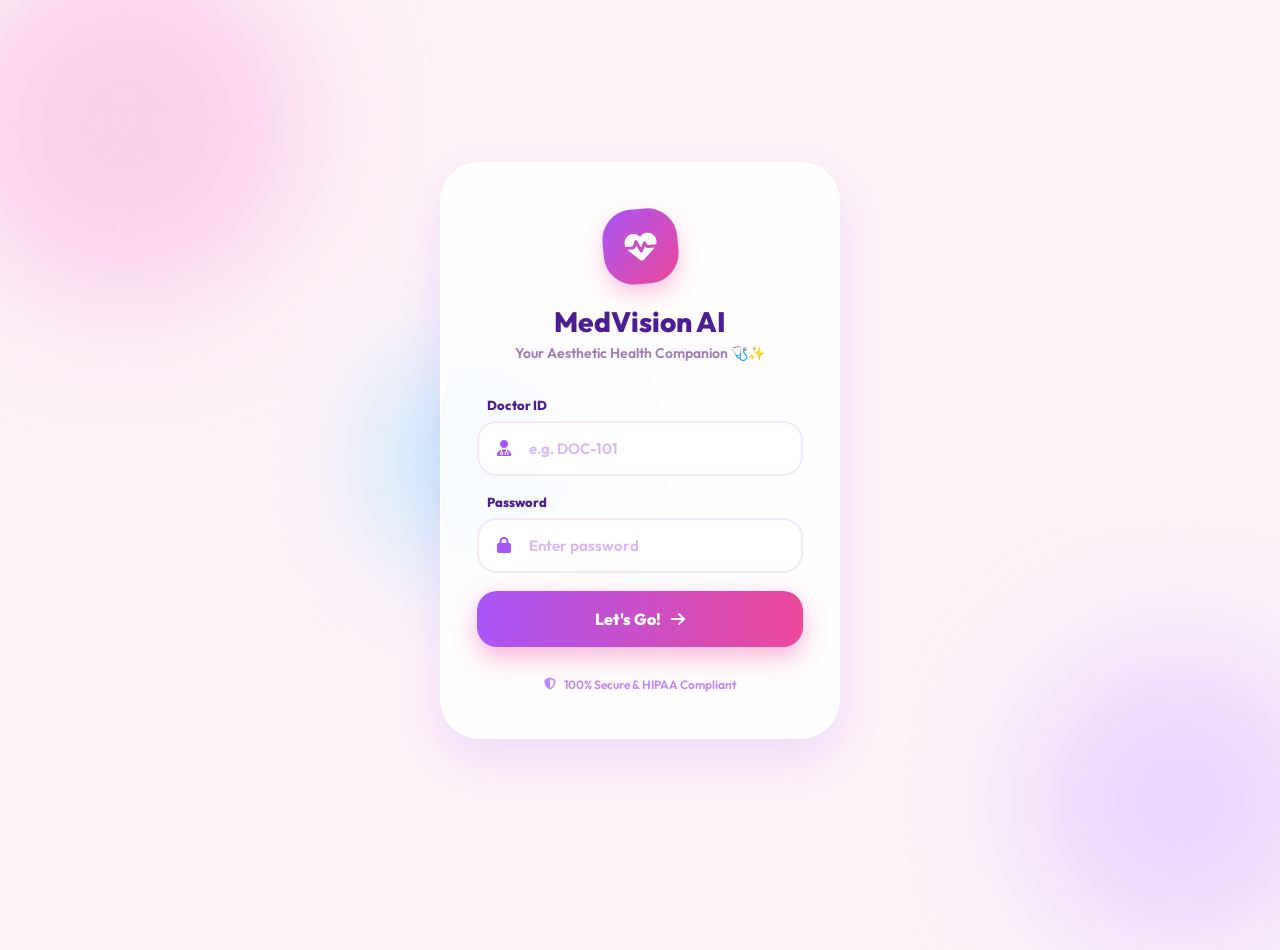
<file: Frontend/index.html>
<!DOCTYPE html>
<html lang="en">
<head>
    <meta charset="UTF-8">
    <meta name="viewport" content="width=device-width, initial-scale=1.0">
    <title>MedVision AI | Aesthetic Portal</title>
    <link href="https://fonts.googleapis.com/css2?family=Outfit:wght@300;400;600;800&display=swap" rel="stylesheet">
    <link rel="stylesheet" href="https://cdnjs.cloudflare.com/ajax/libs/font-awesome/6.4.0/css/all.min.css">
    
    <style>
        :root {
            /* Gen-Z Pastel Palette */
            --bg: #fdf2f8; /* Soft Pink Background */
            --card-bg: rgba(255, 255, 255, 0.85);
            --primary: #a855f7; /* Purple */
            --secondary: #ec4899; /* Pink */
            --text-dark: #4c1d95; /* Deep Purple Text */
            --text-light: #9d7bb8; 
        }

        * { margin: 0; padding: 0; box-sizing: border-box; font-family: 'Outfit', sans-serif; }

        body {
            height: 100vh;
            display: flex;
            justify-content: center;
            align-items: center;
            background: var(--bg);
            overflow: hidden;
            position: relative;
        }

        /* Floating Aesthetic Orbs */
        .orb {
            position: absolute;
            border-radius: 50%;
            filter: blur(60px);
            z-index: 0;
        }
        .orb-1 { width: 350px; height: 350px; background: #fbcfe8; top: -50px; left: -50px; animation: float 6s infinite ease-in-out; }
        .orb-2 { width: 300px; height: 300px; background: #e9d5ff; bottom: -50px; right: -50px; animation: float 8s infinite ease-in-out reverse; }
        .orb-3 { width: 200px; height: 200px; background: #bae6fd; top: 40%; left: 30%; animation: float 10s infinite ease-in-out; }

        @keyframes float {
            0% { transform: translate(0, 0); }
            50% { transform: translate(20px, 30px); }
            100% { transform: translate(0, 0); }
        }

        /* Glassmorphism Card */
        .login-card {
            position: relative;
            z-index: 10;
            background: var(--card-bg);
            backdrop-filter: blur(20px);
            -webkit-backdrop-filter: blur(20px);
            border: 2px solid white;
            padding: 45px 35px;
            border-radius: 40px;
            width: 100%;
            max-width: 400px;
            box-shadow: 0 20px 40px rgba(168, 85, 247, 0.15);
            text-align: center;
        }

        /* Aesthetic Icon */
        .logo-icon {
            width: 75px;
            height: 75px;
            background: linear-gradient(135deg, #a855f7, #ec4899);
            border-radius: 30px;
            display: flex;
            justify-content: center;
            align-items: center;
            margin: 0 auto 20px;
            font-size: 32px;
            color: white;
            box-shadow: 0 10px 20px rgba(236, 72, 153, 0.3);
            transform: rotate(-5deg);
        }

        h1 {
            font-size: 28px;
            font-weight: 800;
            color: var(--text-dark);
            margin-bottom: 5px;
        }

        p.subtitle {
            color: var(--text-light);
            font-size: 14px;
            margin-bottom: 35px;
            font-weight: 600;
        }

        /* Input Fields */
        .form-group {
            margin-bottom: 18px;
            text-align: left;
        }

        .form-group label {
            display: block;
            font-size: 13px;
            font-weight: 800;
            color: var(--text-dark);
            margin-bottom: 8px;
            margin-left: 10px;
        }

        .input-wrapper {
            position: relative;
            display: flex;
            align-items: center;
        }

        .input-wrapper i {
            position: absolute;
            left: 20px;
            color: var(--primary);
            font-size: 16px;
        }

        .input-wrapper input {
            width: 100%;
            padding: 16px 16px 16px 50px;
            background: #ffffff;
            border: 2px solid #f3e8ff;
            border-radius: 20px;
            font-size: 15px;
            color: var(--text-dark);
            font-weight: 600;
            transition: all 0.3s ease;
            outline: none;
        }

        .input-wrapper input:focus {
            border-color: var(--primary);
            box-shadow: 0 0 15px rgba(168, 85, 247, 0.2);
        }

        .input-wrapper input::placeholder { color: #d8b4fe; }

        /* Gradient Button */
        .btn-login {
            width: 100%;
            padding: 18px;
            background: linear-gradient(90deg, #a855f7, #ec4899);
            color: white;
            border: none;
            border-radius: 20px;
            font-size: 16px;
            font-weight: 800;
            cursor: pointer;
            margin-top: 15px;
            transition: all 0.3s ease;
            display: flex;
            justify-content: center;
            align-items: center;
            gap: 10px;
            box-shadow: 0 10px 25px rgba(236, 72, 153, 0.4);
        }

        .btn-login:hover {
            transform: translateY(-3px) scale(1.02);
            box-shadow: 0 15px 30px rgba(236, 72, 153, 0.5);
        }

        .footer-text {
            margin-top: 30px;
            color: #c084fc;
            font-size: 12px;
            font-weight: 600;
            display: flex;
            justify-content: center;
            align-items: center;
            gap: 8px;
        }
    </style>
</head>
<body>

    <div class="orb orb-1"></div>
    <div class="orb orb-2"></div>
    <div class="orb orb-3"></div>

    <div class="login-card">
        <div class="logo-icon">
            <i class="fa-solid fa-heart-pulse"></i>
        </div>
        
        <h1>MedVision AI</h1>
        <p class="subtitle">Your Aesthetic Health Companion 🩺✨</p>

        <form onsubmit="handleLogin(event)">
            <div class="form-group">
                <label>Doctor ID</label>
                <div class="input-wrapper">
                    <i class="fa-solid fa-user-doctor"></i>
                    <input type="text" id="doctorId" placeholder="e.g. DOC-101" required>
                </div>
            </div>

            <div class="form-group">
                <label>Password</label>
                <div class="input-wrapper">
                    <i class="fa-solid fa-lock"></i>
                    <input type="password" placeholder="Enter password" required>
                </div>
            </div>

            <button type="submit" class="btn-login">
                Let's Go! <i class="fa-solid fa-arrow-right"></i>
            </button>
        </form>

        <div class="footer-text">
            <i class="fa-solid fa-shield-halved"></i> 100% Secure & HIPAA Compliant
        </div>
    </div>

    <script>
        function handleLogin(event) {
            event.preventDefault();
            const docId = document.getElementById('doctorId').value;
            if(docId) {
                localStorage.setItem('doctorId', docId);
                window.location.href = 'dashboard.html';
            }
        }
    </script>
</body>
</html>
</file>
